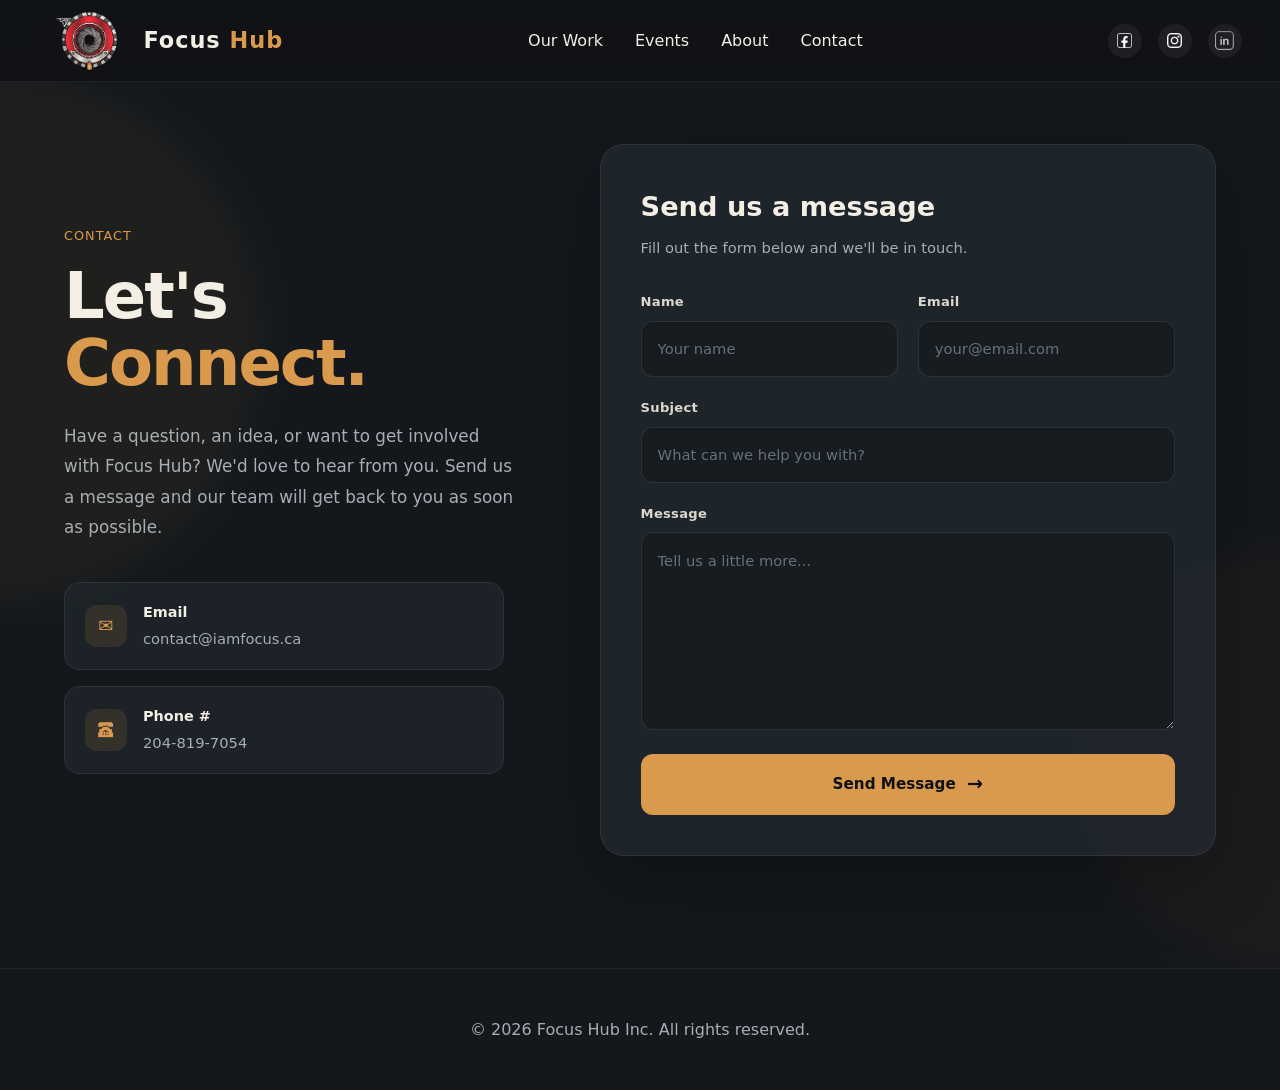
<file: contact.html>
<!DOCTYPE html>
<html lang="en">
<head>
<meta charset="UTF-8">
<meta name="viewport" content="width=device-width, initial-scale=1">
<title>Focus Hub Inc. | Amplifying Indigenous & Immigrant Stories</title>
<link rel="stylesheet" href="styles.css">
</head>
<body>

<header>
  <div class="brand">
    <img src="images/logo.png" alt="Focus Hub">
    <a href="index.html" class="logo">Focus <span>Hub</span></a>
  </div>
  <div class="hamburger">
    <span class="bar"></span>
    <span class="bar"></span>
    <span class="bar"></span>
  </div>
  <nav>
    <ul>
      <li><a href="whatwedo.html">Our Work</a></li>
      <li><a href="events.html">Events</a></li>
      <li><a href="hiring.html">About</a></li>
      <li><a href="contact.html">Contact</a></li>
    </ul>
  </nav>
  <div class="socials">
    <a href="https://www.facebook.com/profile.php?id=61550973968345" target="_blank" aria-label="Facebook"><img src="images/facebookLogo.png" height="15"></a>
    <a href="https://www.instagram.com/we.are.focushub/" target="_blank" aria-label="Instagram"><img src="images/instaLogo.png" height="15"></a>
    <a href="https://www.linkedin.com/company/focus-hub-inc/" target="_blank" aria-label="LinkedIn"><img src="images/linkedin.png" height="25" style="filter: brightness(0) invert(1);" alt="White Logo"></a>
  </div>
</header>

<section id="contact" class="contact-page">
  <div class="contact-container">

    <div class="contact-intro reveal">
      <div class="eyebrow">CONTACT</div>
      <h1>Let's <span>Connect.</span></h1>
      <p>
        Have a question, an idea, or want to get involved with Focus Hub?
        We'd love to hear from you. Send us a message and our team will
        get back to you as soon as possible.
      </p>

      <div class="contact-details">
        <a class="contact-detail-card" href="mailto:example@email.com">
          <div class="contact-icon">✉</div>
          <div><strong>Email</strong><span>contact@iamfocus.ca</span></div>
        </a>

        <div class="contact-detail-card">
          <div class="contact-icon">🕿</div>
          <div><strong>Phone #</strong><span>204-819-7054</span></div>
        </div>
      </div>
    </div>

    <div class="contact-form-card reveal">
      <div class="form-heading">
        <h2>Send us a message</h2>
        <p>Fill out the form below and we'll be in touch.</p>
      </div>

      <form class="contact-form" action="#" method="POST">
        <div class="form-row">
          <div class="form-group">
            <label for="name">Name</label>
            <input type="text" id="name" name="name" placeholder="Your name"
                   autocomplete="name" required>
          </div>
          <div class="form-group">
            <label for="email">Email</label>
            <input type="email" id="email" name="email"
                   placeholder="your@email.com" autocomplete="email" required>
          </div>
        </div>

        <div class="form-group">
          <label for="subject">Subject</label>
          <input type="text" id="subject" name="subject"
                 placeholder="What can we help you with?" required>
        </div>

        <div class="form-group">
          <label for="message">Message</label>
          <textarea id="message" name="message" rows="7"
                    placeholder="Tell us a little more..." required></textarea>
        </div>

        <button class="contact-submit" type="submit">
          Send Message <span>→</span>
        </button>
      </form>
    </div>

  </div>
</section>

<footer>
  © 2026 Focus Hub Inc. All rights reserved.
</footer>

<script src="script.js"></script>
</body>
</html>
</file>
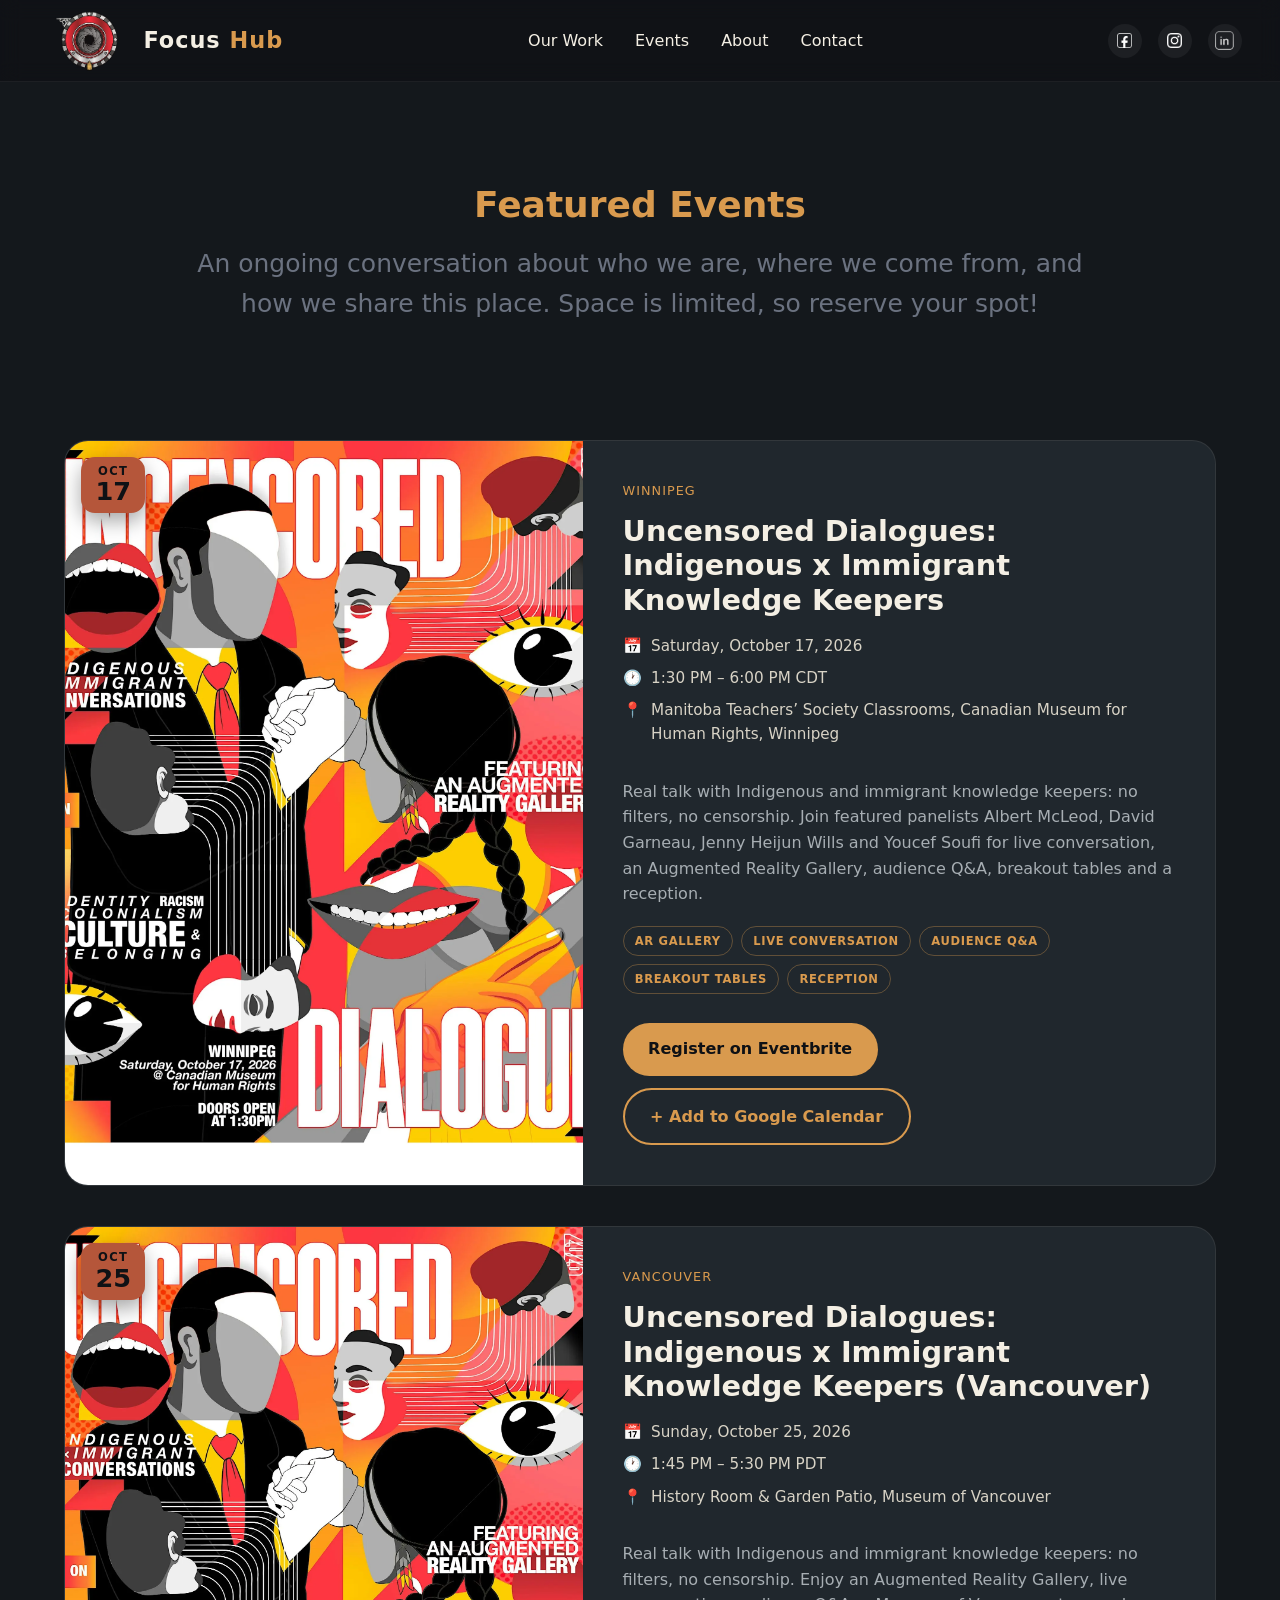
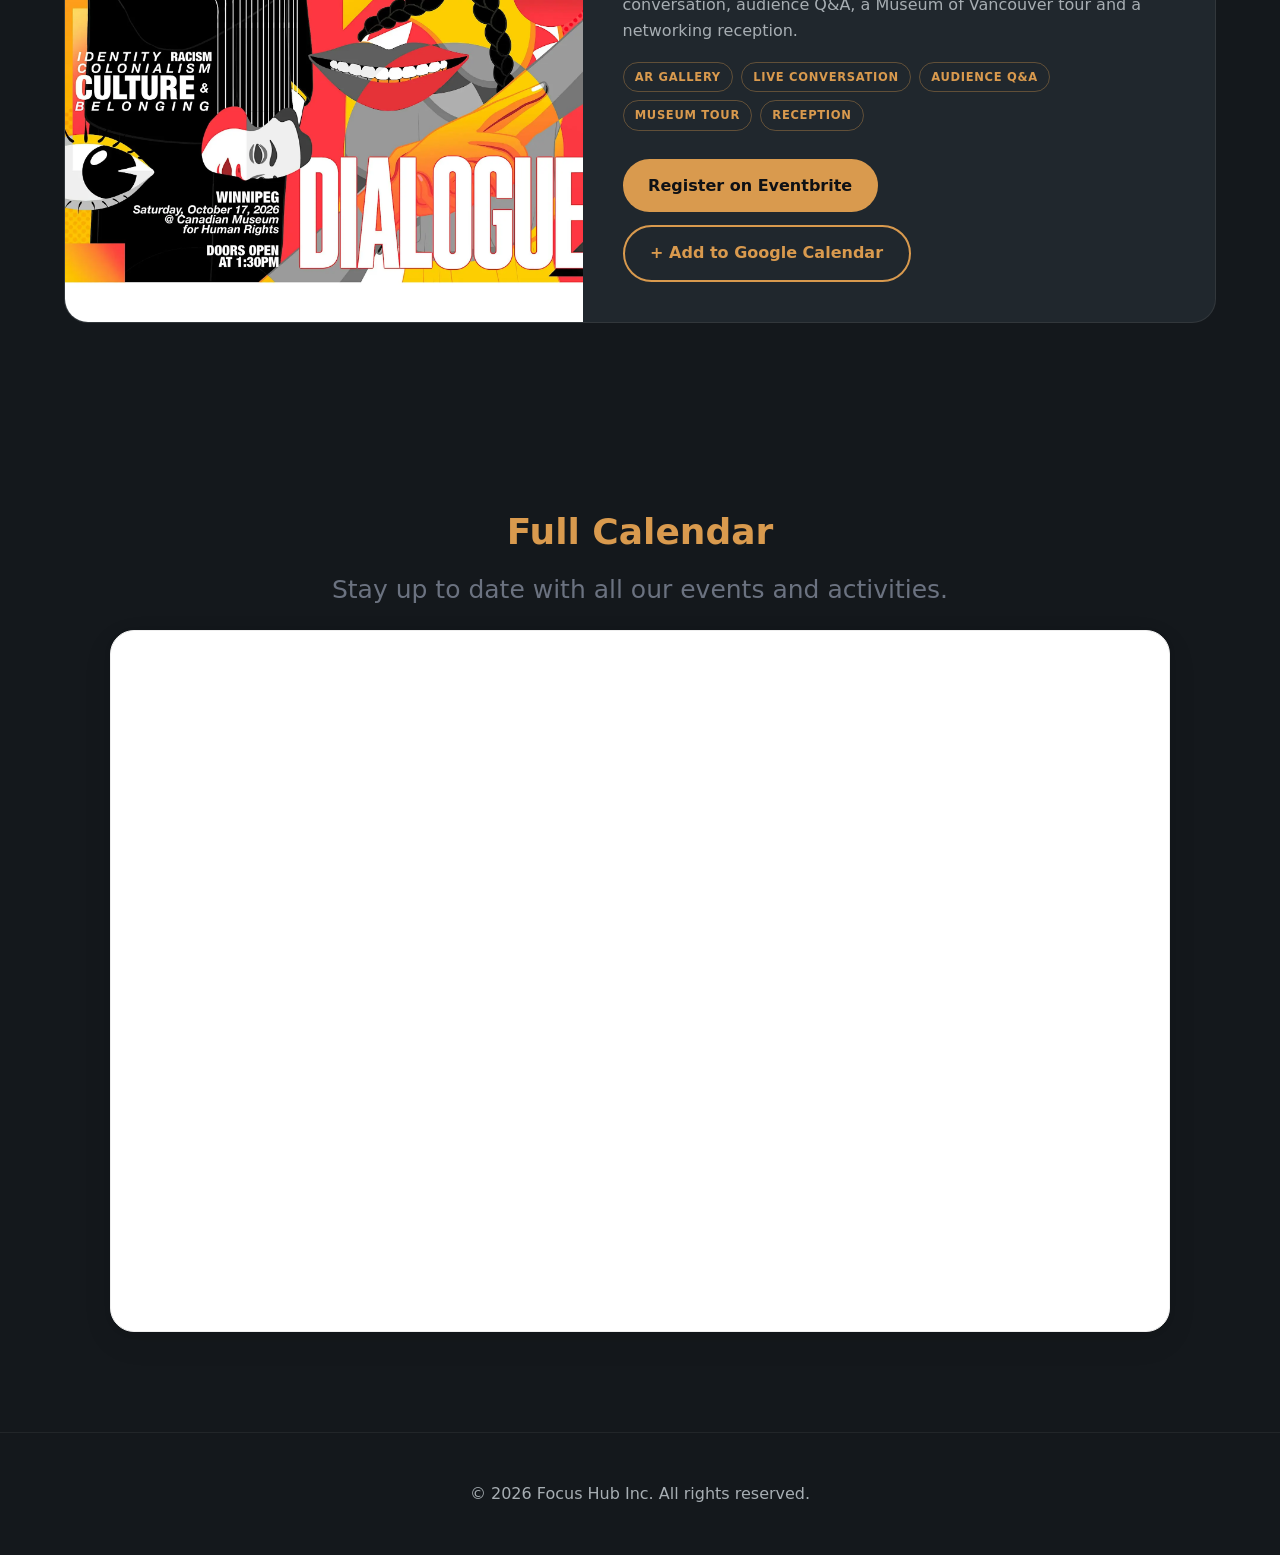
<file: events.html>
<!DOCTYPE html>
<html lang="en">
<head>
<meta charset="UTF-8">
<meta name="viewport" content="width=device-width, initial-scale=1">
<title>Focus Hub Inc. | Amplifying Indigenous & Immigrant Stories</title>
<link rel="stylesheet" href="styles.css">
</head>
<body>

<header>
  <div class="brand">
    <img src="images/logo.png" alt="Focus Hub">
    <a href="index.html" class="logo">Focus <span>Hub</span></a>
  </div>
  <div class="hamburger">
    <span class="bar"></span>
    <span class="bar"></span>
    <span class="bar"></span>
  </div>
  <nav>
    <ul>
      <li><a href="whatwedo.html">Our Work</a></li>
      <li><a href="events.html">Events</a></li>
      <li><a href="hiring.html">About</a></li>
      <li><a href="contact.html">Contact</a></li>
    </ul>
  </nav>
  <div class="socials">
    <a href="https://www.facebook.com/profile.php?id=61550973968345" target="_blank" aria-label="Facebook"><img src="images/facebookLogo.png" height="15"></a>
    <a href="https://www.instagram.com/we.are.focushub/" target="_blank" aria-label="Instagram"><img src="images/instaLogo.png" height="15"></a>
    <a href="https://www.linkedin.com/company/focus-hub-inc/" target="_blank" aria-label="LinkedIn"><img src="images/linkedin.png" height="25" style="filter: brightness(0) invert(1);" alt="White Logo"></a>
  </div>
</header>


<section class="featured-events">
  <div class="section-head reveal">
    <section class="calendar-header">
    <h2>Featured Events</h2>
    <p>An ongoing conversation about who we are, where we come from, and how we share this place. Space is limited, so reserve your spot!</p>
    </section>
  <div class="events-list">
    <article class="event-card reveal">
      <div class="event-media">
        <img src="winnipegEvent.png" alt="Promotional image for Uncensored Dialogues in Winnipeg" loading="lazy">
        <div class="event-date-badge"><span class="m">OCT</span><span class="d">17</span></div>
      </div>
      <div class="event-body">
        <div class="eyebrow">Winnipeg</div>
        <h3>Uncensored Dialogues: Indigenous x Immigrant Knowledge Keepers</h3>
        <ul class="event-meta">
          <li><span>📅</span> Saturday, October 17, 2026</li>
          <li><span>🕐</span> 1:30 PM – 6:00 PM CDT</li>
          <li><span>📍</span> Manitoba Teachers’ Society Classrooms, Canadian Museum for Human Rights, Winnipeg</li>
        </ul>
        <p>Real talk with Indigenous and immigrant knowledge keepers: no filters, no censorship. Join featured panelists Albert McLeod, David Garneau, Jenny Heijun Wills and Youcef Soufi for live conversation, an Augmented Reality Gallery, audience Q&amp;A, breakout tables and a reception.</p>
        <div class="event-tags"><span>AR Gallery</span><span>Live Conversation</span><span>Audience Q&amp;A</span><span>Breakout Tables</span><span>Reception</span></div>
        <div class="event-actions">
          <a class="btn" href="https://www.eventbrite.ca/e/uncensored-dialogues-indigenous-x-immigrant-knowledge-keepers-registration-2002110924671" target="_blank" rel="noopener noreferrer">Register on Eventbrite</a>
          <a class="btn outline" href="https://calendar.google.com/calendar/render?action=TEMPLATE&amp;text=Uncensored%20Dialogues%3A%20Indigenous%20x%20Immigrant%20Knowledge%20Keepers&amp;dates=20261017T133000/20261017T180000&amp;ctz=America/Winnipeg&amp;location=Manitoba%20Teachers%27%20Society%20Classrooms%2C%20Canadian%20Museum%20for%20Human%20Rights%2C%2085%20Israel%20Asper%20Way%2C%20Winnipeg%2C%20MB%20R3C%200L5&amp;details=Presented%20by%20Focus%20Hub%20Inc.%20Register%3A%20https%3A//www.eventbrite.ca/e/uncensored-dialogues-indigenous-x-immigrant-knowledge-keepers-registration-2002110924671" target="_blank" rel="noopener noreferrer">+ Add to Google Calendar</a>
        </div>
      </div>
    </article>
    <article class="event-card reveal flip">
      <div class="event-media">
        <img src="vancouverEvent.png" alt="Promotional image for Uncensored Dialogues in Vancouver" loading="lazy">
        <div class="event-date-badge"><span class="m">OCT</span><span class="d">25</span></div>
      </div>
      <div class="event-body">
        <div class="eyebrow">Vancouver</div>
        <h3>Uncensored Dialogues: Indigenous x Immigrant Knowledge Keepers (Vancouver)</h3>
        <ul class="event-meta">
          <li><span>📅</span> Sunday, October 25, 2026</li>
          <li><span>🕐</span> 1:45 PM – 5:30 PM PDT</li>
          <li><span>📍</span> History Room &amp; Garden Patio, Museum of Vancouver</li>
        </ul>
        <p>Real talk with Indigenous and immigrant knowledge keepers: no filters, no censorship. Enjoy an Augmented Reality Gallery, live conversation, audience Q&amp;A, a Museum of Vancouver tour and a networking reception.</p>
        <div class="event-tags"><span>AR Gallery</span><span>Live Conversation</span><span>Audience Q&amp;A</span><span>Museum Tour</span><span>Reception</span></div>
        <div class="event-actions">
          <a class="btn" href="https://www.eventbrite.ca/e/uncensored-dialogues-indigenous-x-immigrant-knowledge-keepers-vancouver-registration-2003045921271" target="_blank" rel="noopener noreferrer">Register on Eventbrite</a>
          <a class="btn outline" href="https://calendar.google.com/calendar/render?action=TEMPLATE&amp;text=Uncensored%20Dialogues%3A%20Indigenous%20x%20Immigrant%20Knowledge%20Keepers%20%28Vancouver%29&amp;dates=20261025T134500/20261025T173000&amp;ctz=America/Vancouver&amp;location=History%20Room%20%26%20Garden%20Patio%2C%20Museum%20of%20Vancouver%2C%201100%20Chestnut%20Street%2C%20Vancouver%2C%20BC%20V6J%203J9&amp;details=Presented%20by%20Focus%20Hub%20Inc.%20Register%3A%20https%3A//www.eventbrite.ca/e/uncensored-dialogues-indigenous-x-immigrant-knowledge-keepers-vancouver-registration-2003045921271" target="_blank" rel="noopener noreferrer">+ Add to Google Calendar</a>
        </div>
      </div>
    </article>
  </div>
</section>

<div class="calendar-section">
  <div class="calendar-header">
    <h2>Full Calendar</h2>
    <p>Stay up to date with all our events and activities.</p>
  </div>

  <div class="calendar-wrapper">
    <iframe
      src="https://calendar.google.com/calendar/embed?src=6df4d9183e2094d9e9dc6d49c57d037e76f4a5b5df8060d37b295efa7b35481b%40group.calendar.google.com&ctz=America%2FWinnipeg"
      frameborder="0"
      scrolling="no">
    </iframe>
  </div>
</div>

<footer>
  © 2026 Focus Hub Inc. All rights reserved.
</footer>
<script src="script.js"></script>
</body>
</html>
</file>
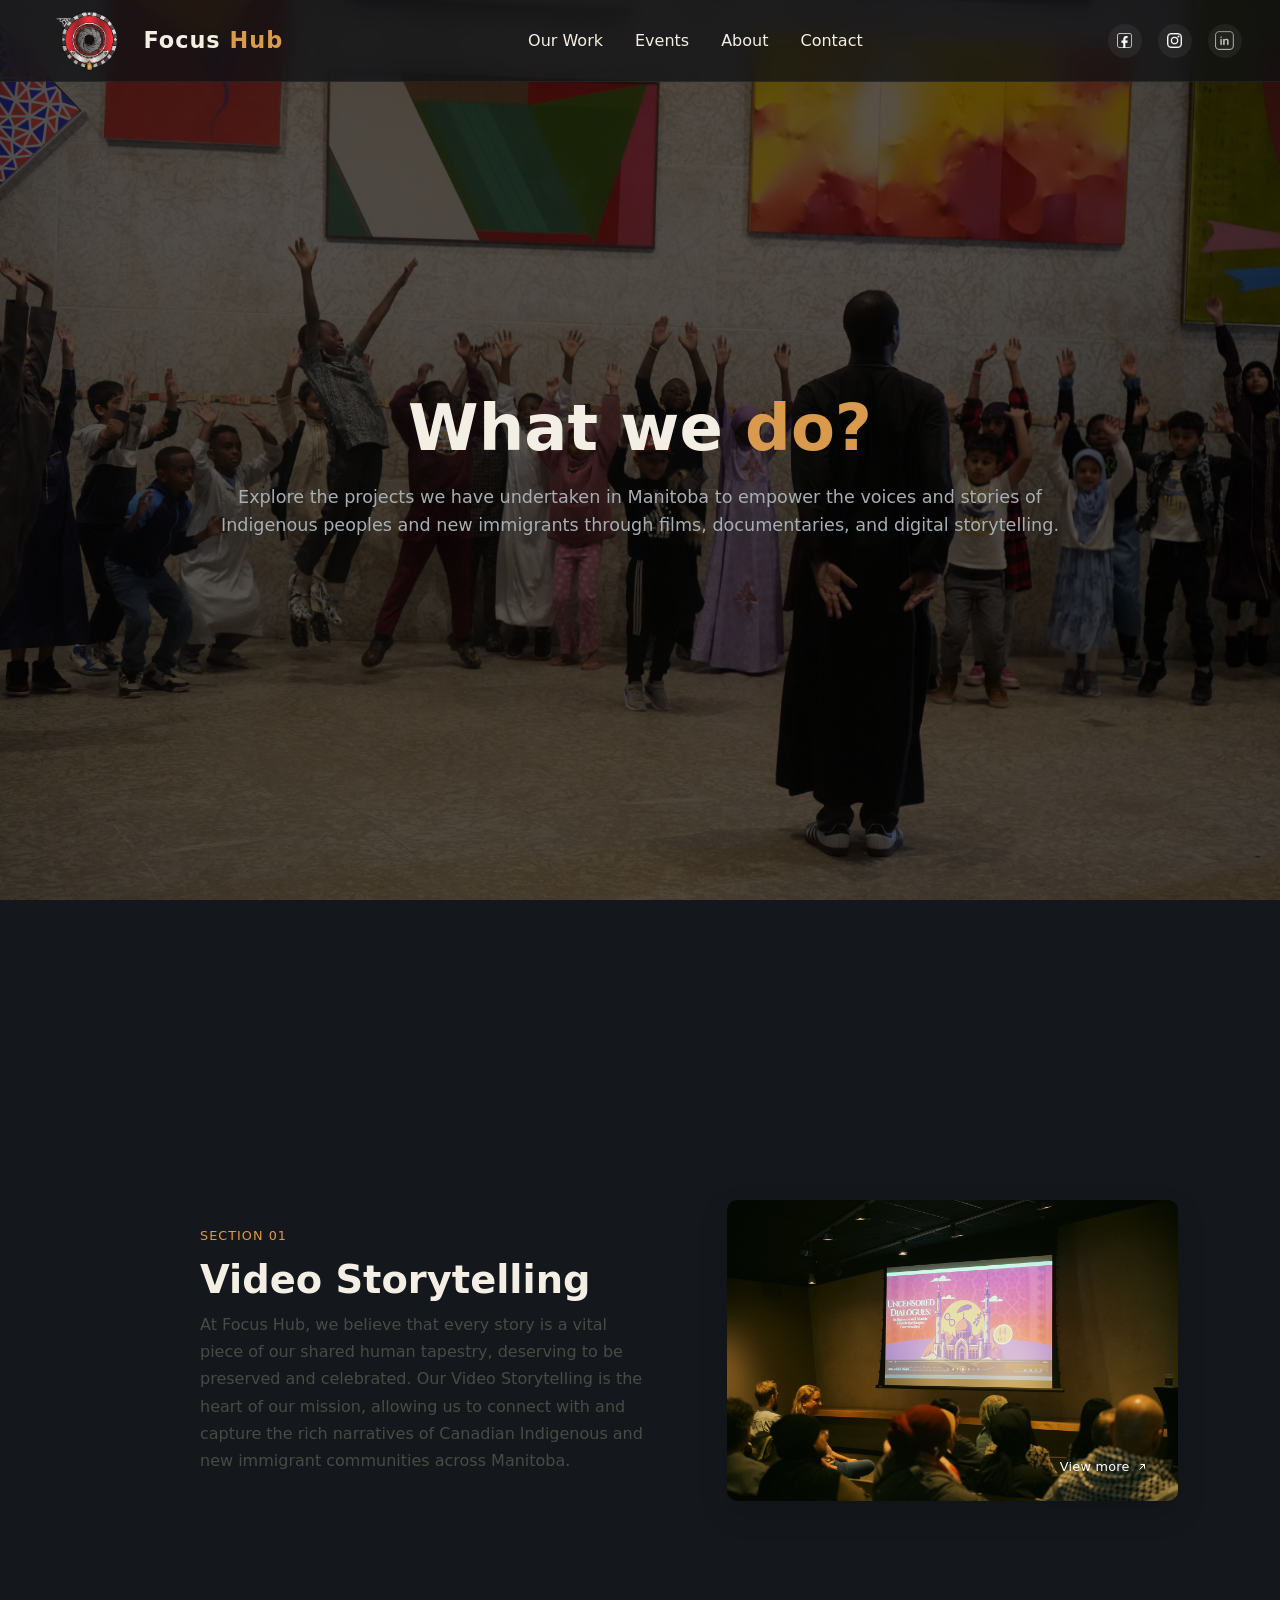
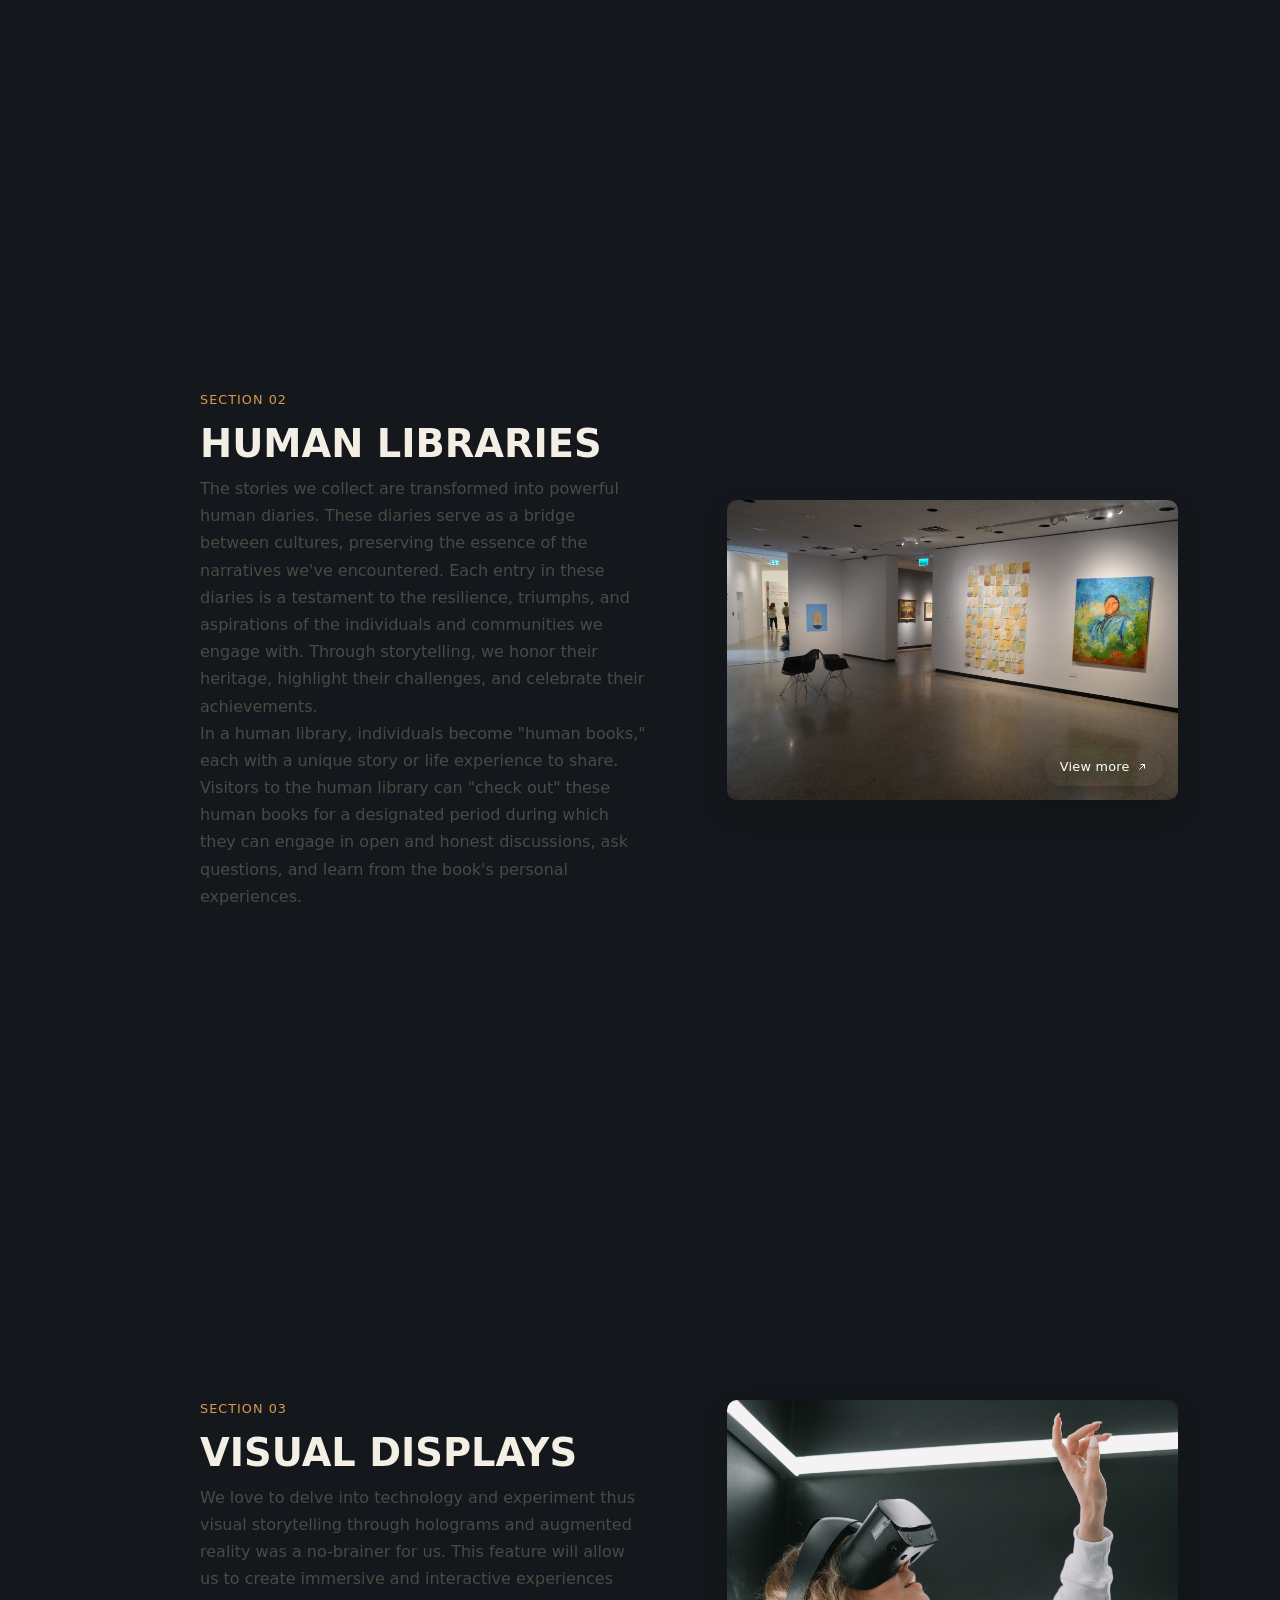
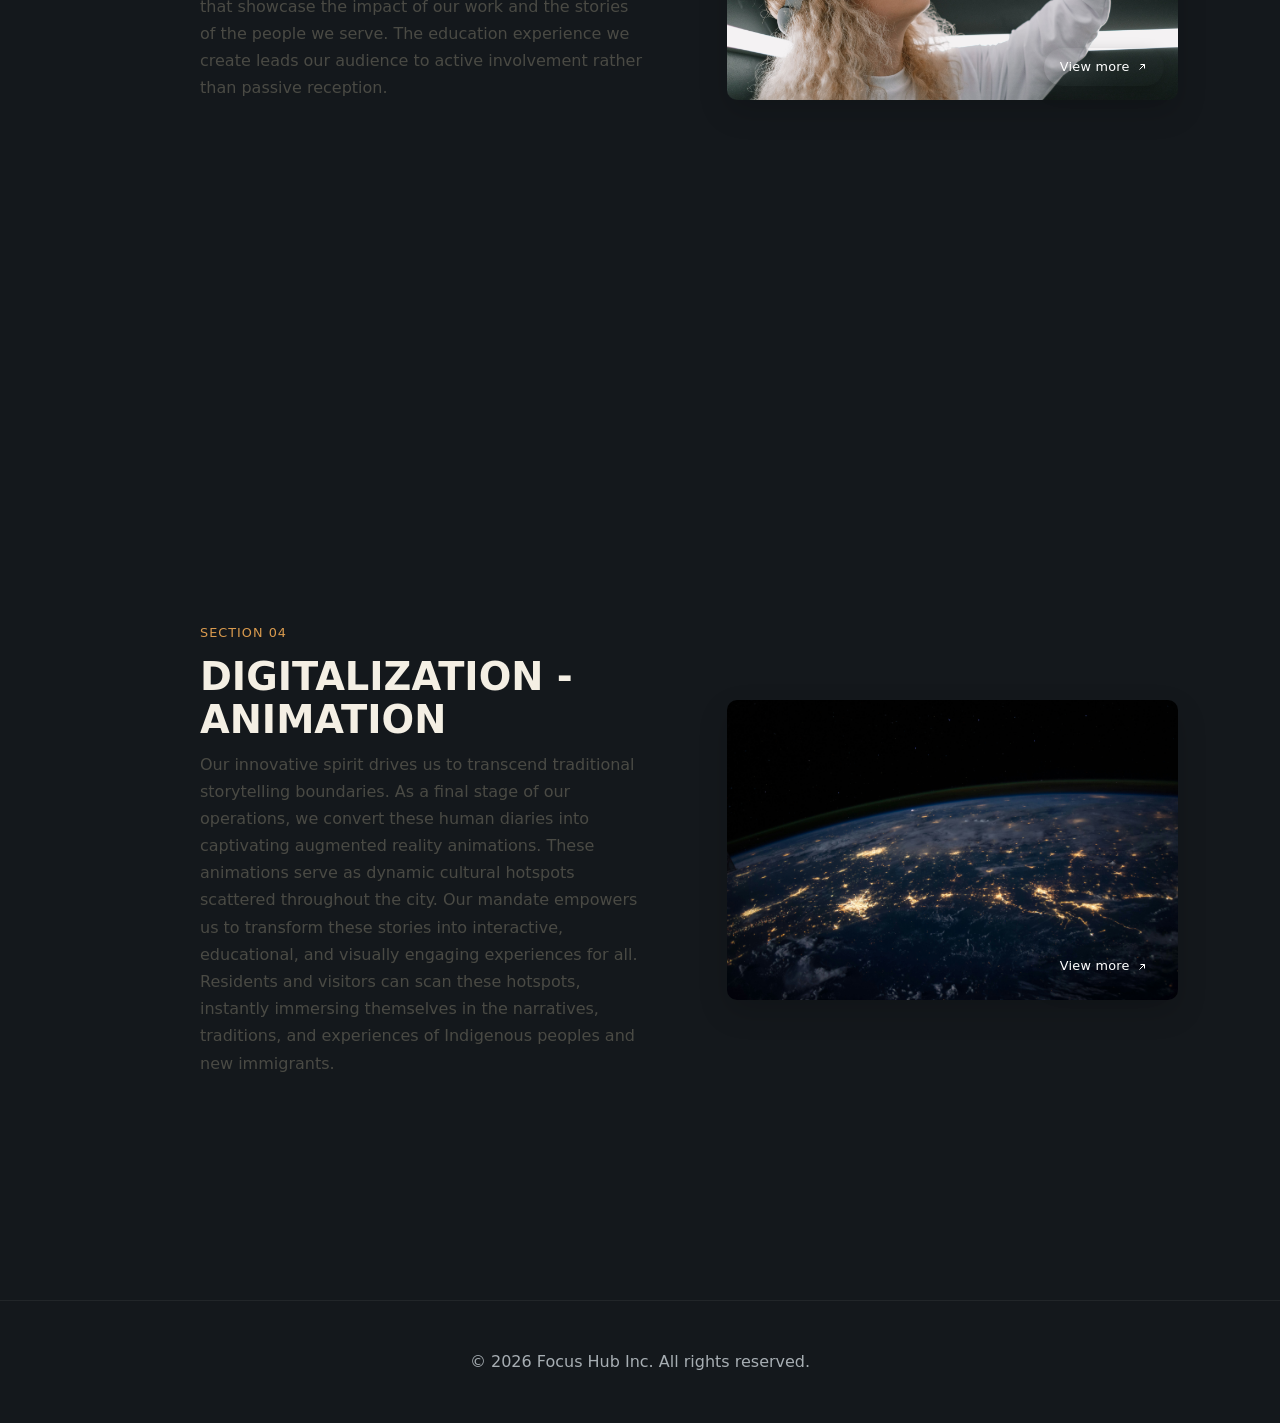
<file: whatwedo.html>
<!DOCTYPE html>
<html lang="en">
<head>
<meta charset="UTF-8">
<meta name="viewport" content="width=device-width, initial-scale=1">
<title>Focus Hub Inc. | Amplifying Indigenous & Immigrant Stories</title>
<link rel="stylesheet" href="styles.css">
</head>
<body>

<header>
  <div class="brand">
    <img src="images/logo.png" alt="Focus Hub">
    <a href="index.html" class="logo">Focus <span>Hub</span></a>
  </div>
  <div class="hamburger">
    <span class="bar"></span>
    <span class="bar"></span>
    <span class="bar"></span>
  </div>
  <nav>
    <ul>
      <li><a href="whatwedo.html">Our Work</a></li>
      <li><a href="events.html">Events</a></li>
      <li><a href="hiring.html">About</a></li>
      <li><a href="contact.html">Contact</a></li>
    </ul>
  </nav>
  <div class="socials">
    <a href="https://www.facebook.com/profile.php?id=61550973968345" target="_blank" aria-label="Facebook"><img src="images/facebookLogo.png" height="15"></a>
    <a href="https://www.instagram.com/we.are.focushub/" target="_blank" aria-label="Instagram"><img src="images/instaLogo.png" height="15"></a>
    <a href="https://www.linkedin.com/company/focus-hub-inc/" target="_blank" aria-label="LinkedIn"><img src="images/linkedin.png" height="25" style="filter: brightness(0) invert(1);" alt="White Logo"></a>
  </div>
</header>

<section class="hero">
  <div class="whatwedo-bg"></div>
  <div class="hero-content">
    <h1>What we <span class="highlight">do?</span></h1>
    <p>Explore the projects we have undertaken in Manitoba to empower the voices and stories of Indigenous peoples and new immigrants through films, documentaries, and digital storytelling.</p>
  </div>
</section>


<main class="content">

  <section class="panel" id="panel-0" data-panel="0">
    <div class="text">
      <div class="eyebrow">Section 01</div>
      <h1>Video Storytelling</h1>
      <p>At Focus Hub, we believe that every story is a vital piece of our shared human tapestry, deserving to be preserved and celebrated. Our Video Storytelling is the heart of our mission, allowing us to connect with and capture the rich narratives of Canadian Indigenous and new immigrant communities across Manitoba.</p>
    </div>
    <div class="media">
      <img src="images/video-storytelling.JPG" alt="Placeholder">
      <a class="media-link" href="https://example.com" target="_blank" rel="noopener">
        View more
        <svg viewBox="0 0 24 24" fill="none" stroke="currentColor" stroke-width="2"><path d="M7 17L17 7M17 7H9M17 7V15"/></svg>
      </a>
    </div>
  </section>

  <section class="panel" id="panel-1" data-panel="1">
    <div class="text">
      <div class="eyebrow">Section 02</div>
      <h1>HUMAN LIBRARIES</h1>
      <p>The stories we collect are transformed into powerful human diaries. These diaries serve as a bridge between cultures, preserving the essence of the narratives we've encountered. Each entry in these diaries is a testament to the resilience, triumphs, and aspirations of the individuals and communities we engage with. Through storytelling, we honor their heritage, highlight their challenges, and celebrate their achievements.</p>
      <p>In a human library, individuals become "human books," each with a unique story or life experience to share. Visitors to the human library can "check out" these human books for a designated period during which they can engage in open and honest discussions, ask questions, and learn from the book's personal experiences.</p>
    </div>
    <div class="media">
      <img src="images/human-library.JPG" alt="Placeholder">
      <a class="media-link" href="https://example.com" target="_blank" rel="noopener">
        View more
        <svg viewBox="0 0 24 24" fill="none" stroke="currentColor" stroke-width="2"><path d="M7 17L17 7M17 7H9M17 7V15"/></svg>
      </a>
    </div>
  </section>

  <section class="panel" id="panel-2" data-panel="2">
    <div class="text">
      <div class="eyebrow">Section 03</div>
      <h1>VISUAL DISPLAYS</h1>
      <p>We love to delve into technology and experiment thus visual storytelling through holograms and augmented reality was a no-brainer for us. This feature will allow us to create immersive and interactive experiences that showcase the impact of our work and the stories of the people we serve. The education experience we create leads our audience to active involvement rather than passive reception.</p>
    </div>
    <div class="media">
      <img src="images/vr.jpg" alt="Placeholder">
      <a class="media-link" href="https://example.com" target="_blank" rel="noopener">
        View more
        <svg viewBox="0 0 24 24" fill="none" stroke="currentColor" stroke-width="2"><path d="M7 17L17 7M17 7H9M17 7V15"/></svg>
      </a>
    </div>
  </section>

    <section class="panel" id="panel-3" data-panel="3">
    <div class="text">
        <div class="eyebrow">Section 04</div>
        <h1>DIGITALIZATION - ANIMATION</h1>
        <p>Our innovative spirit drives us to transcend traditional storytelling boundaries. As a final stage of our operations, we convert these human diaries into captivating augmented reality animations. These animations serve as dynamic cultural hotspots scattered throughout the city. Our mandate empowers us to transform these stories into interactive, educational, and visually engaging experiences for all. Residents and visitors can scan these hotspots, instantly immersing themselves in the narratives, traditions, and experiences of Indigenous peoples and new immigrants.</p>
    </div>
    <div class="media">
        <img src="images/digital.jpg" alt="Placeholder">
        <a class="media-link" href="https://example.com" target="_blank" rel="noopener">
        View more
        <svg viewBox="0 0 24 24" fill="none" stroke="currentColor" stroke-width="2"><path d="M7 17L17 7M17 7H9M17 7V15"/></svg>
        </a>
    </div>
    </section>
</main>


<footer>
  © 2026 Focus Hub Inc. All rights reserved.
</footer>
<script src="script.js"></script>
</body>
</html>
</file>
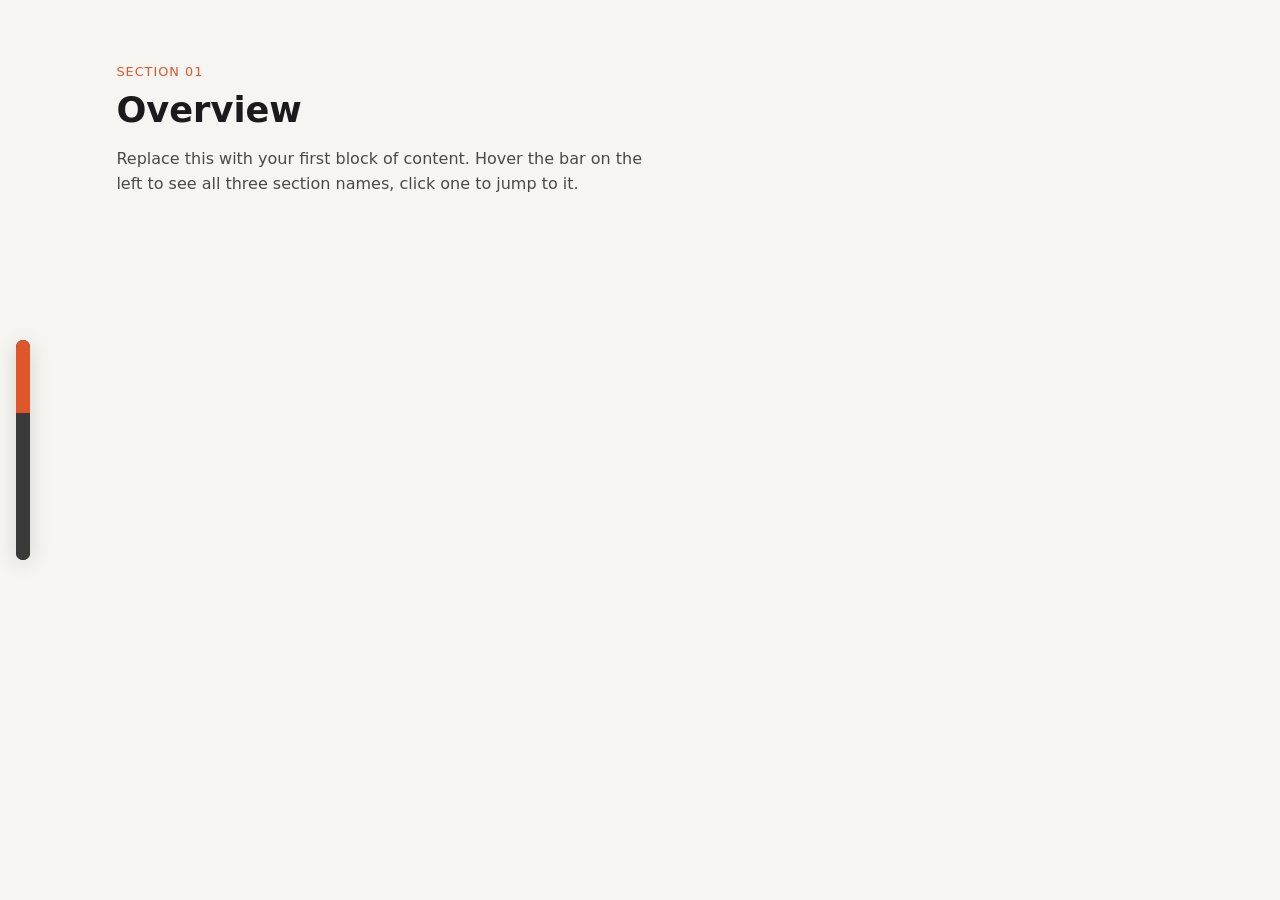
<file: images/side-nav.html>
<!DOCTYPE html>
<html lang="en">
<head>
<meta charset="UTF-8">
<title>Side Nav Demo</title>
<style>
  :root{
    --ink:#1b1b1b;
    --paper:#f6f5f2;
    --rail:#1b1b1b;
    --accent:#e0562b;
    --muted:#9a9a92;
  }

  *{box-sizing:border-box;}

  body{
    margin:0;
    font-family:'Segoe UI', system-ui, sans-serif;
    background:var(--paper);
    color:var(--ink);
    display:flex;
    min-height:100vh;
  }

  /* ---------- RAIL ---------- */
  .rail{
    position:fixed;
    top:50%;
    left:16px;
    transform:translateY(-50%);
    height:220px;
    width:14px;
    background:var(--rail);
    border-radius:8px;
    display:flex;
    flex-direction:column;
    justify-content:center;
    gap:0;
    z-index:100;
    transition:width .35s cubic-bezier(.4,0,.2,1);
    overflow:hidden;
    box-shadow:0 4px 20px rgba(0,0,0,.15);
  }

  .rail:hover{
    width:220px;
  }

  .rail-item{
    position:relative;
    display:flex;
    align-items:center;
    height:33.33%;
    cursor:pointer;
  }

  /* thin segment indicator, always visible */
  .rail-bar{
    width:14px;
    min-width:14px;
    height:100%;
    background:#3a3a3a;
    transition:background .25s ease;
  }

  .rail-item.active .rail-bar{
    background:var(--accent);
  }

  .rail-item:hover .rail-bar{
    background:var(--accent);
  }

  /* label revealed on rail hover */
  .rail-label{
    white-space:nowrap;
    color:#eee;
    font-size:14px;
    letter-spacing:.03em;
    padding-left:18px;
    opacity:0;
    transform:translateX(-8px);
    transition:opacity .25s ease .05s, transform .25s ease .05s;
  }

  .rail:hover .rail-label{
    opacity:1;
    transform:translateX(0);
  }

  .rail-item.active .rail-label{
    color:var(--accent);
    font-weight:600;
  }

  .rail-index{
    color:var(--muted);
    font-size:11px;
    margin-right:10px;
    font-variant-numeric:tabular-nums;
  }

  .rail-item.active .rail-index{
    color:var(--accent);
  }

  /* ---------- CONTENT ---------- */
  .content{
    margin-left:14px;
    padding:64px 8vw;
    max-width:760px;
  }

  .panel{
    display:none;
    animation:fade .4s ease;
  }

  .panel.active{
    display:block;
  }

  @keyframes fade{
    from{opacity:0; transform:translateY(6px);}
    to{opacity:1; transform:translateY(0);}
  }

  .panel h1{
    font-size:2.2rem;
    margin:0 0 .4rem;
  }

  .panel p{
    line-height:1.6;
    color:#4a4a44;
  }

  .eyebrow{
    color:var(--accent);
    font-size:.8rem;
    letter-spacing:.08em;
    text-transform:uppercase;
    margin-bottom:.6rem;
  }
</style>
</head>
<body>

<nav class="rail" id="rail">
  <div class="rail-item active" data-target="0">
    <div class="rail-bar"></div>
    <span class="rail-label"><span class="rail-index">01</span>Overview</span>
  </div>
  <div class="rail-item" data-target="1">
    <div class="rail-bar"></div>
    <span class="rail-label"><span class="rail-index">02</span>Details</span>
  </div>
  <div class="rail-item" data-target="2">
    <div class="rail-bar"></div>
    <span class="rail-label"><span class="rail-index">03</span>Contact</span>
  </div>
</nav>

<main class="content">
  <section class="panel active" data-panel="0">
    <div class="eyebrow">Section 01</div>
    <h1>Overview</h1>
    <p>Replace this with your first block of content. Hover the bar on the left to see all three section names, click one to jump to it.</p>
  </section>

  <section class="panel" data-panel="1">
    <div class="eyebrow">Section 02</div>
    <h1>Details</h1>
    <p>Replace this with your second block of content.</p>
  </section>

  <section class="panel" data-panel="2">
    <div class="eyebrow">Section 03</div>
    <h1>Contact</h1>
    <p>Replace this with your third block of content.</p>
  </section>
</main>

<script>
  const items = document.querySelectorAll('.rail-item');
  const panels = document.querySelectorAll('.panel');

  items.forEach(item => {
    item.addEventListener('click', () => {
      const target = item.dataset.target;

      items.forEach(i => i.classList.remove('active'));
      panels.forEach(p => p.classList.remove('active'));

      item.classList.add('active');
      document.querySelector(`.panel[data-panel="${target}"]`).classList.add('active');
    });
  });
</script>

</body>
</html>
</file>
<file: styles.css>
:root{
  --bg: #14181c;
  --bg-alt: #1b2126;
  --card: #20272d;
  --accent: #d99a4e;   /* prairie wheat / film-reel amber */
  --accent2: #b5563a;  /* clay / prairie soil */
  --text: #f4efe4;
  --muted: #a7aeb3;
  --line: rgba(244,239,228,0.08);
  --max: 1180px;
}
*{margin:0;padding:0;box-sizing:border-box;}
body{
  font-family: 'Segoe UI', system-ui, sans-serif;
  background: var(--bg);
  color: var(--text);
  line-height: 1.6;
  -webkit-font-smoothing:antialiased;
}
a{color:inherit;text-decoration:none;}

/* Header */
header{
  position: fixed;
  top:0; left:0; right:0;
  z-index: 100;
  display:flex; justify-content:space-between; align-items:center;
  /* padding: 1.2rem 5%; */
  padding: 0.5rem;
  padding-inline: 3%;
  background: rgba(15,17,21,0.75);
  backdrop-filter: blur(10px);
  border-bottom: 1px solid rgba(255,255,255,0.06);
}
.logo{font-size:1.4rem; font-weight:700; letter-spacing:1px;}
.logo span{color:var(--accent);}
nav ul{display:flex; gap:2rem; list-style:none;}
nav a{font-weight:500; transition:color .2s;}
nav a:hover{color:var(--accent);}
.socials{display:flex; gap:1rem;}
.socials a{width:34px;height:34px;border-radius:50%;background:rgba(255,255,255,0.06);
  display:flex;align-items:center;justify-content:center;font-size:.9rem;transition:.2s;}
.socials a:hover{background:var(--accent); color:#000;}

/* Hero */
.hero{
  position:relative;
  min-height:100vh;
  padding-top:9rem;
  padding-bottom:5rem;
  display:flex; align-items:center; justify-content:center;
  text-align:center;
  overflow:hidden;
}
.hero-bg{
  position:absolute; inset:0;
  background: url('https://static.wixstatic.com/media/11062b_9fb4ed3bb8f74b46b76a8df7dc639859~mv2.jpeg') center/cover no-repeat;
  filter: brightness(0.4);
}

.whatwedo-bg{
  position:absolute; inset:0;
  background: url('images/kids.JPG') center/cover no-repeat;
  filter: brightness(0.4);
}

.hiring-bg{
  position:absolute; inset:0;
  background: url('images/about.png') center/cover no-repeat;
  filter: brightness(0.4);
}

.hero-content{position:relative; z-index:2; max-width:900px; padding:0 1.5rem;}
.hero-content h1{
  font-size: clamp(2.2rem, 5vw, 4rem);
  line-height:1.1;
  margin-bottom:1.2rem;
  font-weight:800;
}
.hero-content h1 .highlight{color:var(--accent);}
.hero-content p{
  color:var(--muted);
  font-size:1.1rem;
  margin-bottom:2rem;
}
.btn{
  display:inline-block;
  padding:0.9rem 2.2rem;
  background:var(--accent);
  color:#0f1115;
  font-weight:700;
  border-radius:50px;
  transition:.2s;
}
.btn:hover{background:var(--accent2); transform:translateY(-2px);}
.btn.outline{
  background:transparent;
  border:2px solid var(--accent);
  color:var(--accent);
  margin-left:1rem;
}
.btn.outline:hover{background:var(--accent); color:#0f1115;}

/* Sections */
section{padding: 6rem 5%;}
.section-title{
  text-align:center;
  font-size:2.4rem;
  margin-bottom:1rem;
  font-weight:800;
}
.section-sub{
  text-align:center;
  color:var(--muted);
  max-width:650px;
  margin: 0 auto 3.5rem;
}

/* Cards grid */
.grid{
  max-width:var(--max);
  margin:0 auto;
  display:grid;
  grid-template-columns:repeat(auto-fit,minmax(260px,1fr));
  gap:2rem;
}
.card{
  background:var(--bg-alt);
  border-radius:16px;
  padding:2.2rem;
  text-align:center;
  border:1px solid rgba(255,255,255,0.05);
  transition:.3s;
}
.card:hover{
  transform: translateY(-6px);
  border-color: var(--accent);
}
.card .num{
  font-size:2.4rem;
  font-weight:800;
  color:var(--accent);
  margin-bottom:1rem;
}
.card h3{margin-bottom:.8rem; font-size:1.3rem;}
.card p{color:var(--muted); font-size:.95rem;}

/* About */
.about{
  background:var(--bg-alt);
}
.about-grid{
  max-width:var(--max);
  margin:0 auto;
  display:grid;
  grid-template-columns: 1fr 1fr;
  gap:3rem;
  align-items:center;
}
.about img{width:100%; border-radius:16px;}
.about h2{font-size:2.2rem; margin-bottom:1.2rem;}
.about p{color:var(--muted); margin-bottom:1.2rem;}


/* Contact / CTA */
.cta{
  text-align:center;
  background: linear-gradient(135deg, var(--accent), var(--accent2));
  color:#0f1115;
  border-radius:24px;
  padding:4rem 2rem;
  max-width:var(--max);
  margin:0 auto;
}
.cta h2{font-size:2.2rem; margin-bottom:1rem;}
.cta .btn{background:#0f1115; color:#fff;}
.cta .btn:hover{background:#222;}

/* Footer */
footer{
  text-align:center;
  padding:3rem 5%;
  color:var(--muted);
  border-top:1px solid rgba(255,255,255,0.06);
}

/* Scroll-reveal animation */
.reveal{
  opacity:0;
  transform: translateY(30px);
  transition: opacity .6s ease, transform .6s ease;
}
.reveal.visible{
  opacity:1;
  transform: translateY(0);
}

@media(max-width:768px){
  nav{display:none;}
}

/* ---------- RAIL ---------- */
.rail{
  position:fixed;
  top:50%;
  left:16px;
  transform:translateY(-50%);
  height:220px;
  width:14px;
  background:var(--rail);
  border-radius:8px;
  display:flex;
  flex-direction:column;
  justify-content:center;
  gap:0;
  z-index:100;
  transition:width .35s cubic-bezier(.4,0,.2,1);
  overflow:hidden;
  box-shadow:0 4px 20px rgba(0,0,0,.15);
}

.rail:hover{
  width:220px;
}

.rail-item{
  position:relative;
  display:flex;
  align-items:center;
  height:33.33%;
  cursor:pointer;
}

/* thin segment indicator, always visible */
.rail-bar{
  width:14px;
  min-width:14px;
  height:100%;
  background:#3a3a3a;
  transition:background .25s ease;
}

.rail-item.active .rail-bar{
  background:var(--accent);
}

.rail-item:hover .rail-bar{
  background:var(--accent);
}

/* label revealed on rail hover */
.rail-label{
  white-space:nowrap;
  color:#eee;
  font-size:14px;
  letter-spacing:.03em;
  padding-left:18px;
  opacity:0;
  transform:translateX(-8px);
  transition:opacity .25s ease .05s, transform .25s ease .05s;
}

.rail:hover .rail-label{
  opacity:1;
  transform:translateX(0);
}

.rail-item.active .rail-label{
  color:var(--accent);
  font-weight:600;
}

.rail-index{
  color:var(--muted);
  font-size:11px;
  margin-right:10px;
  font-variant-numeric:tabular-nums;
}

.rail-item.active .rail-index{
  color:var(--accent);
}

/* ---------- CONTENT ---------- */
.content{
  width:100%;
  padding:0 8vw 0 200px;
}

.panel{
  width:100%;
  min-height:100vh;
  gap:6vw;
  align-items:center;
  grid-template-columns:1fr 1fr;
  display:grid;
  padding:80px 0;
}

.panel h1{
  font-size:2.4rem;
  margin:0 0 .6rem;
  line-height:1.1;
}

.panel p{
  line-height:1.7;
  color:#4a4a44;
  max-width:44ch;
}

.eyebrow{
  color:var(--accent);
  font-size:.8rem;
  letter-spacing:.08em;
  text-transform:uppercase;
  margin-bottom:.8rem;
}

/* image side */
.media{
  position:relative;
  width:100%;
}

.media img{
  width:100%;
  height:auto;
  display:block;
  border-radius:10px;
  box-shadow:0 12px 30px rgba(0,0,0,.15);
}

.media-link{
  position:absolute;
  right:14px;
  bottom:14px;
  background:var(--ink);
  color:#fff;
  text-decoration:none;
  font-size:.8rem;
  letter-spacing:.02em;
  padding:9px 16px;
  border-radius:999px;
  display:inline-flex;
  align-items:center;
  gap:6px;
  box-shadow:0 6px 16px rgba(0,0,0,.25);
  transition:background .2s ease, transform .2s ease;
}

.media-link:hover{
  background:var(--accent);
  transform:translateY(-2px);
}

.media-link svg{
  width:12px;
  height:12px;
}

@media (max-width: 780px){
  .panel{
    grid-template-columns:1fr;
    min-height:auto;
    padding:60px 0;
  }
  .content{
    padding:0 8vw 0 60px;
  }
}

/* ---------- MISSION QUOTE ---------- */
.mission{
  padding:6rem 5%;
  border-bottom:1px solid var(--line);
}
.mission-inner{
  max-width:820px;
  margin:0 auto;
  text-align:center;
  position:relative;
}
.mission-mark{
  font-family:'Fraunces', serif;
  font-size:4rem;
  color:var(--accent);
  line-height:1;
  margin-bottom:.5rem;
  opacity:.7;
}
.mission p{
  font-family:'Fraunces', serif;
  font-size:clamp(1.4rem, 2.6vw, 2rem);
  font-weight:400;
  line-height:1.4;
  color:#ece7da;
}
.mission-sub{
  margin-top:1.6rem;
  color:var(--muted);
  font-family:'Inter', sans-serif !important;
  font-size:.95rem !important;
}
 
/* ---------- WHAT WE DO ---------- */
section{padding:6rem 5%;}
.section-head{
  max-width:var(--max);
  margin:0 auto 3rem;
}
.section-head .eyebrow{margin-bottom:.8rem;}
.section-head h2{
  font-size:clamp(1.8rem, 3vw, 2.4rem);
  font-weight:600;
}
.section-head p{
  color:var(--muted);
  max-width:56ch;
  margin-top:.8rem;
}
 
.grid3{
  max-width:var(--max);
  margin:0 auto;
  display:grid;
  grid-template-columns:repeat(auto-fit,minmax(260px,1fr));
  gap:1.6rem;
}
.pillar{
  background:var(--card);
  border:1px solid var(--line);
  border-radius:18px;
  padding:2.2rem;
  transition:.25s;
}
.pillar:hover{
  border-color:var(--accent);
  transform:translateY(-5px);
}
.pillar .tag{
  font-size:.75rem;
  letter-spacing:.1em;
  text-transform:uppercase;
  color:var(--accent);
  font-weight:700;
  margin-bottom:1rem;
  display:block;
}
.pillar h3{font-size:1.25rem; margin-bottom:.7rem; font-weight:600;}
.pillar p{color:var(--muted); font-size:.95rem;}
 
/* ---------- ABOUT / BEHIND THE SCENES ---------- */
.about{background:var(--bg-alt);}
.about-grid{
  max-width:var(--max);
  margin:0 auto;
  display:grid;
  grid-template-columns:1fr 1.15fr;
  gap:3.5rem;
  align-items:center;
}
.about-media{position:relative;}
.about-media img{
  border-radius:16px;
  box-shadow:0 20px 50px rgba(0,0,0,.4);
}
.about-media-cap{
  position:absolute;
  left:16px; bottom:-16px;
  background:var(--bg);
  border:1px solid var(--line);
  padding:.6rem 1rem;
  border-radius:10px;
  font-size:.78rem;
  color:var(--muted);
}
.about-text h2{font-size:2rem; margin-bottom:1.1rem; font-weight:600;}
.about-text p{color:var(--muted); margin-bottom:1.1rem;}
.about-text ul{list-style:none; margin-top:1.4rem; display:grid; gap:.8rem;}
.about-text li{
  display:flex; align-items:baseline; gap:.7rem;
  font-size:.95rem; color:#d8d3c6;
}
.about-text li::before{
  content:'';
  width:6px; height:6px;
  border-radius:50%;
  background:var(--accent);
  flex-shrink:0;
  transform:translateY(-2px);
}
 
@media(max-width:900px){
  .about-grid{grid-template-columns:1fr;}
}
 
/* ---------- OPEN ROLES ---------- */
.roles-frame-wrap{
  max-width:var(--max);
  margin:0 auto;
  border:1px solid var(--line);
  border-radius:20px;
  overflow:hidden;
  background:var(--card);
}
.roles-frame-bar{
  display:flex;
  align-items:center;
  justify-content:space-between;
  padding:.9rem 1.4rem;
  border-bottom:1px solid var(--line);
  font-size:.85rem;
  color:var(--muted);
}
.roles-frame-bar a{
  color:var(--accent);
  font-weight:600;
  display:inline-flex;
  align-items:center;
  gap:.4rem;
}
.roles-frame-bar a:hover{color:var(--accent2);}
.roles-dots{display:flex; gap:6px;}
.roles-dots span{width:9px; height:9px; border-radius:50%; background:#3a4148;}
 
iframe.roles-frame{
  width:100%;
  height:640px;
  border:0;
  display:block;
  background:#fff;
}
 
.roles-fallback{
  display:none;
  padding:3.5rem 2rem;
  text-align:center;
  color:var(--muted);
}
.roles-fallback.show{display:block;}

.calendar-section {
  max-width: 1100px;
  margin: 100px auto;
  padding: 0 20px;
  text-align: center;
}

.calendar-header {
  margin-bottom: 20px;
}

.calendar-header h2 {
  font-size: 36px;
  font-weight: 700;
  margin-bottom: 10px;
  color: var(--accent);
}

.calendar-header p {
  font-size: 25px;
  color: #6b7280;
  margin: 0;
}

.calendar-wrapper {
  width: 100%;
  background: white;
  border-radius: 24px;
  overflow: hidden;

  /* subtle depth */
  box-shadow:
    0 10px 30px rgba(0, 0, 0, 0.08),
    0 2px 8px rgba(0, 0, 0, 0.04);

  border: 1px solid #eeeeee;
}

.calendar-wrapper iframe {
  display: block;
  width: 100%;
  height: 700px;
  border: none;
}

/* ---------- CONTACT PAGE ---------- */
.contact-page{
  position:relative;
  min-height:calc(100vh - 80px);
  padding:9rem 5% 7rem;
  overflow:hidden;
}
.contact-page::before,.contact-page::after{
  content:"";position:absolute;border-radius:50%;pointer-events:none;
  filter:blur(20px);opacity:.055;
}
.contact-page::before{width:520px;height:520px;top:8%;left:-260px;background:var(--accent);}
.contact-page::after{width:420px;height:420px;right:-220px;bottom:0;background:var(--accent2);}
.contact-container{
  position:relative;z-index:1;max-width:var(--max);margin:0 auto;
  display:grid;grid-template-columns:.85fr 1.15fr;gap:5rem;align-items:center;
}
.contact-intro .eyebrow{margin-bottom:1rem;}
.contact-intro h1{
  font-size:clamp(2.8rem,5vw,4.5rem);line-height:1.05;margin-bottom:1.5rem;
  font-weight:800;letter-spacing:-.03em;
}
.contact-intro h1 span{color:var(--accent);}
.contact-intro>p{max-width:48ch;color:var(--muted);font-size:1.05rem;line-height:1.8;}
.contact-details{margin-top:2.5rem;display:grid;gap:1rem;max-width:440px;}
.contact-detail-card{
  display:flex;align-items:center;gap:1rem;padding:1.15rem 1.25rem;
  background:rgba(32,39,45,.72);border:1px solid var(--line);border-radius:16px;
  transition:.25s ease;
}
.contact-detail-card:hover{
  transform:translateX(5px);border-color:rgba(217,154,78,.55);background:var(--card);
}
.contact-icon{
  width:42px;height:42px;flex:0 0 42px;display:flex;align-items:center;
  justify-content:center;border-radius:12px;background:rgba(217,154,78,.12);
  color:var(--accent);font-size:1.15rem;
}
.contact-detail-card strong{display:block;color:var(--text);font-size:.9rem;margin-bottom:.15rem;}
.contact-detail-card span{display:block;color:var(--muted);font-size:.92rem;}
.contact-form-card{
  background:rgba(32,39,45,.88);border:1px solid var(--line);border-radius:24px;
  padding:2.5rem;box-shadow:0 24px 70px rgba(0,0,0,.28);backdrop-filter:blur(12px);
}
.form-heading{margin-bottom:2rem;}
.form-heading h2{font-size:1.7rem;margin-bottom:.45rem;}
.form-heading p{color:var(--muted);font-size:.92rem;}
.contact-form{display:flex;flex-direction:column;gap:1.25rem;}
.form-row{display:grid;grid-template-columns:1fr 1fr;gap:1.25rem;}
.form-group{display:flex;flex-direction:column;gap:.55rem;}
.form-group label{color:#ddd8cd;font-size:.82rem;font-weight:600;letter-spacing:.02em;}
.form-group input,.form-group textarea{
  width:100%;padding:.95rem 1rem;border:1px solid rgba(244,239,228,.1);
  border-radius:12px;outline:none;background:#171c20;color:var(--text);
  font:inherit;font-size:.92rem;transition:border-color .2s,box-shadow .2s,background .2s;
}
.form-group input{min-height:50px;}
.form-group textarea{resize:vertical;min-height:150px;}
.form-group input::placeholder,.form-group textarea::placeholder{color:#687078;}
.form-group input:focus,.form-group textarea:focus{
  border-color:var(--accent);background:#151a1e;box-shadow:0 0 0 3px rgba(217,154,78,.1);
}
.contact-submit{
  margin-top:.25rem;width:100%;min-height:54px;border:0;border-radius:12px;
  padding:.95rem 1.4rem;background:var(--accent);color:#0f1115;font:inherit;
  font-weight:700;font-size:.95rem;cursor:pointer;display:flex;align-items:center;
  justify-content:center;gap:.7rem;transition:.2s ease;
}
.contact-submit span{font-size:1.2rem;transition:transform .2s ease;}
.contact-submit:hover{
  background:#e2a65a;transform:translateY(-2px);box-shadow:0 8px 24px rgba(217,154,78,.2);
}
.contact-submit:hover span{transform:translateX(4px);}
.contact-submit:active{transform:translateY(0);}
@media(max-width:900px){
  .contact-container{grid-template-columns:1fr;gap:3rem;max-width:700px;}
  .contact-intro h1{font-size:3.2rem;}
}
@media(max-width:600px){
  .contact-page{padding:7rem 5% 5rem;}
  .contact-form-card{padding:1.5rem;border-radius:20px;}
  .form-row{grid-template-columns:1fr;}
  .contact-intro h1{font-size:2.7rem;}
} 

.brand {
  display: flex;
  align-items: center;
  gap: 5px;
}

.brand img {
  align-items: center;
  width: 100px;
  height: 65px;
  object-fit: contain;
}


.hamburger {
  display: none;
  flex-direction: column;
  justify-content: space-between;
  width: 30px;
  height: 21px;
  cursor: pointer;
}

/* Style the three individual lines */
.hamburger .bar {
  height: 3px;
  width: 100%;
  background-color: var(--text);
  border-radius: 5px;
  transition: all 0.3s ease;
}

/* The Animation into an X */
.hamburger.is-active .bar:nth-child(1) {
  transform: translateY(9px) rotate(45deg);
}

.hamburger.is-active .bar:nth-child(2) {
  opacity: 0; /* Hides the middle line */
}

.hamburger.is-active .bar:nth-child(3) {
  transform: translateY(-9px) rotate(-45deg);
}

/* Mobile settings */
@media (max-width: 768px) {
  .hamburger {
    display: flex; /* Show hamburger on phones */
  }
  .socials {
    display: none; /* Optional: hides social icons on phones to save space */
  }
  nav {
    display: none; /* Hide the links by default */
    position: absolute;
    top: 100%; /* Pushes the menu right below the header */
    left: 0;
    width: 100%;
    background: rgba(15,17,21,0.95);
    padding: 1.5rem 0;
  }
  nav.open {
    display: block; /* This class will be added by JavaScript when clicked */
  }
  nav ul {
    flex-direction: column;
    align-items: center;
    gap: 15px;
  }

  /* Add this for the buttons */
  .hero-content .btn {
    display: block;
    width: 100%;          /* Makes both buttons the same width */
    max-width: 300px;     /* Prevents them from being too wide */
    margin: 0 auto 15px;  /* Centers them and adds space below */
  }
  
  .hero-content .btn.outline {
    margin-left: auto;    /* Removes the desktop side-spacing */
  }
}
/* ---------- FEATURED EVENTS ---------- */
.featured-events{padding:5rem 5% 2rem;}
.featured-events .section-head{text-align:center;}
.featured-events .section-head p{margin-left:auto;margin-right:auto;}
.events-list{max-width:var(--max);margin:0 auto;display:grid;gap:2.5rem;}

.event-card{
  display:grid;grid-template-columns:.9fr 1.1fr;
  background:var(--card);border:1px solid var(--line);border-radius:24px;
  overflow:hidden;transition:.3s;text-align:left;
}
.event-card:hover{border-color:var(--accent);transform:translateY(-4px);}
.event-card.flip .event-media{order:0;}

.event-media{position:relative;background:var(--bg-alt);}
.event-media img{display:block;width:100%;height:100%;object-fit:cover;}

.event-date-badge{
  position:absolute;top:16px;left:16px;
  background:var(--accent2);color:#0f1115;border-radius:14px;
  padding:.5rem .9rem;text-align:center;line-height:1.1;
  box-shadow:0 8px 20px rgba(0,0,0,.35);
}
.event-date-badge .m{display:block;font-size:.72rem;font-weight:800;letter-spacing:.12em;}
.event-date-badge .d{display:block;font-size:1.6rem;font-weight:800;}

.event-body{padding:2.5rem;display:flex;flex-direction:column;justify-content:center;text-align:left;}
.event-body h3{font-size:1.8rem;font-weight:700;margin-bottom:1rem;line-height:1.2;}
.event-meta{list-style:none;display:grid;gap:.5rem;margin-bottom:1.2rem;font-size:.95rem;color:#d8d3c6;}
.event-meta li{display:flex;gap:.6rem;align-items:baseline;text-align:left;}
.event-body>p{color:var(--muted);margin-bottom:1.2rem;}

.event-tags{display:flex;flex-wrap:wrap;gap:.5rem;margin-bottom:1.8rem;}
.event-tags span{
  font-size:.72rem;letter-spacing:.06em;text-transform:uppercase;font-weight:600;
  color:var(--accent);border:1px solid rgba(217,154,78,.35);
  padding:.3rem .7rem;border-radius:999px;
}

.event-actions{display:flex;flex-wrap:wrap;gap:.8rem;}
.event-actions .btn{padding:.85rem 1.6rem;text-align:center;}
.event-actions .btn.outline{margin-left:0;}

@media(max-width:800px){
  .event-card{grid-template-columns:1fr;}
  .event-card.flip .event-media{order:0;}
  .event-body{padding:1.6rem;}
  .event-actions .btn{flex:1 1 100%;}
}
</file>
